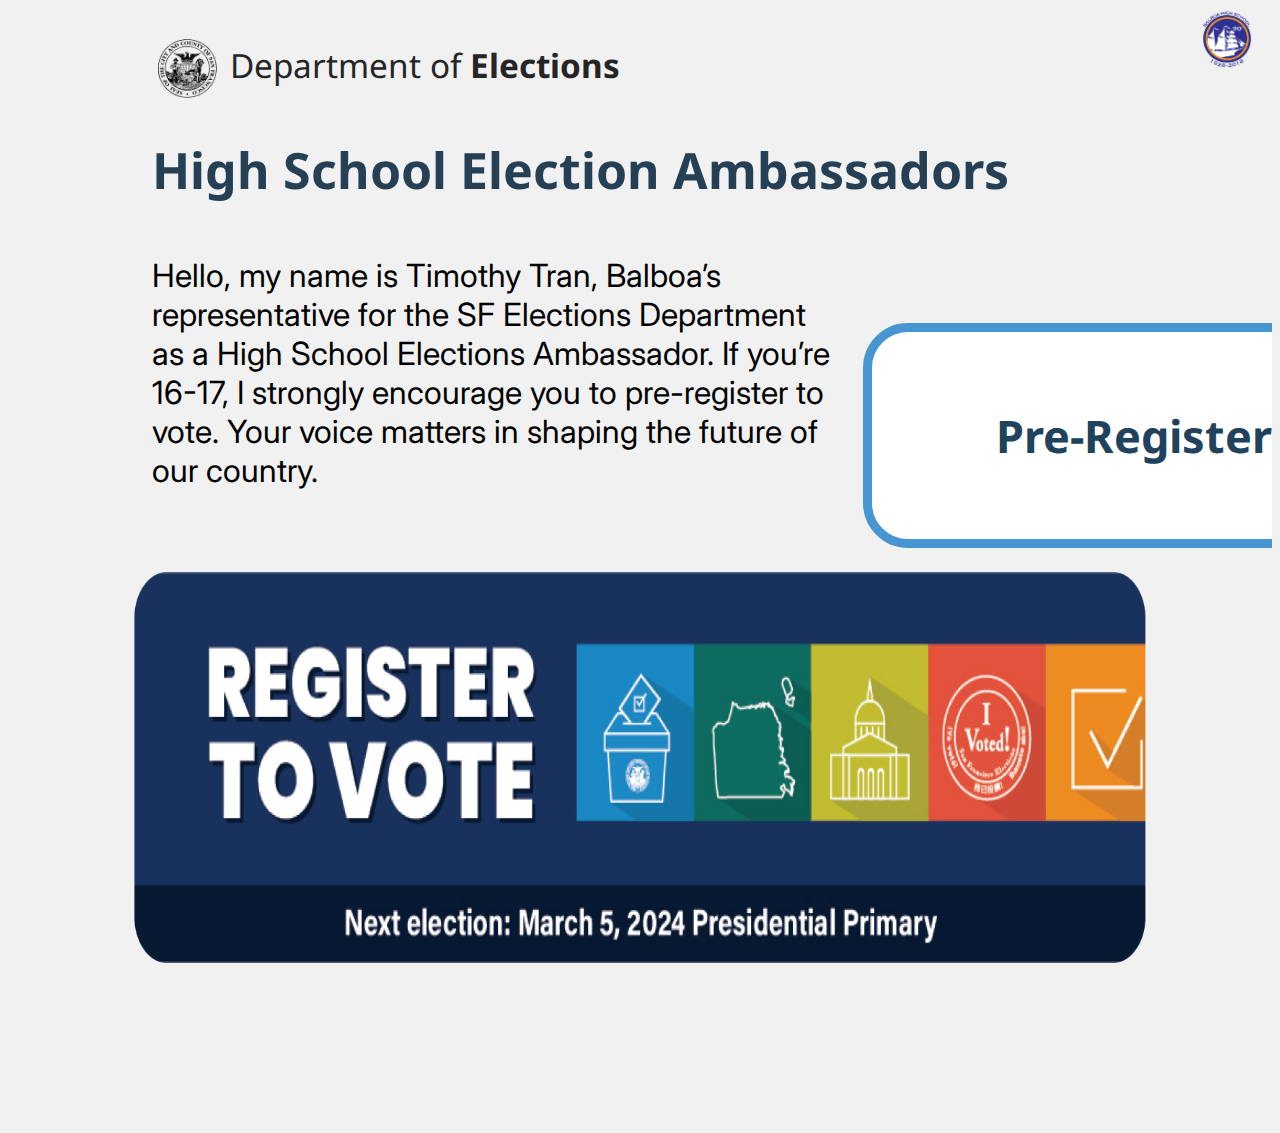
<file: index.html>
<!DOCTYPE html>
<html>
  <head>
    <!-- Cloudflare Web Analytics --><script defer src='https://static.cloudflareinsights.com/beacon.min.js' data-cf-beacon='{"token": "df6b2b7e52974dc8bde3e741839fd6eb"}'></script><!-- End Cloudflare Web Analytics -->
    <meta name="viewport" content="width=device-width, initial-scale=1.0">
    <script type="module" src="/home.html"></script>
    <link href="https://fonts.googleapis.com/css2?family=Inconsolata&family=Noto+Sans:wght@500&family=PT+Sans+Narrow&display=swap" rel="stylesheet">
    <link
      href="https://fonts.googleapis.com/css?family=Inter&display=swap"
      rel="stylesheet"/>
    <link href="https://fonts.googleapis.com/css2?family=Inconsolata&family=Noto+Sans:wght@500;700&family=PT+Sans+Narrow&display=swap" rel="stylesheet">
    <link href="/css/main.css" rel="stylesheet" />
    <title>Timothy's Elections Website</title>
  </head>
  <body>
    <div class="page">
      <img class = "bal"src="images/balboa.png" alt="balboa logo">
      <img class="logo" src="/images/logo.png" alt="SF elections department logo">
      <h1 class="header">High School Election Ambassadors</h1>
      <span class="elections">Department of <span class="bold">Elections</span></span>
      <p class="text"
        >Hello, my name is Timothy Tran, Balboa’s representative for the SF
        Elections Department as a High School Elections Ambassador. If you’re
        16-17, I strongly encourage you to pre-register to vote. Your voice
        matters in shaping the future of our country.
      </p>
      <a href="/apply.html">
      <div  class="pre-register">
        Pre-Register To Vote
        <span class="pre-register-text">For <span class="bold">California</span> residents age <span class="bold">16</span> and <span class="bold">17</span>
          who want to be future voters</span>
      </div></a>
      <img class="register" src="/images/register.png" alt="Register to vote flyer">
    </div>
  </body>
</html>
</file>
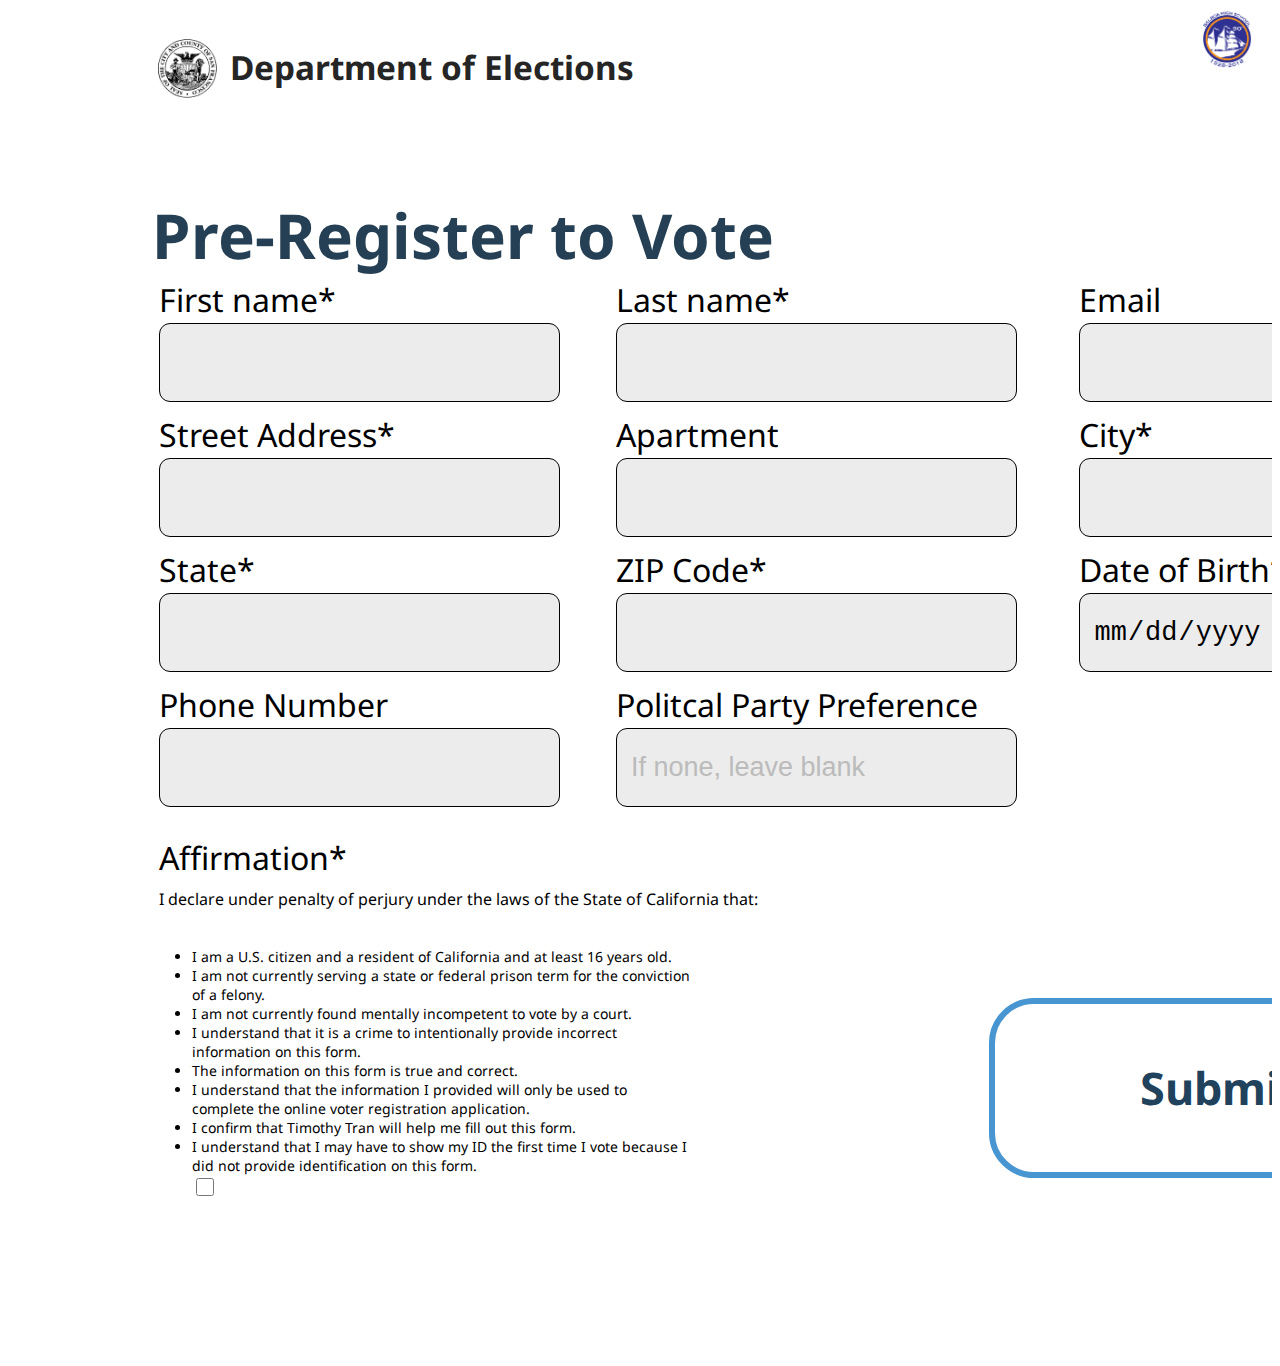
<file: apply.html>
<!DOCTYPE html>
<html>
  <head>
      <!-- Cloudflare Web Analytics --><script defer src='https://static.cloudflareinsights.com/beacon.min.js' data-cf-beacon='{"token": "df6b2b7e52974dc8bde3e741839fd6eb"}'></script><!-- End Cloudflare Web Analytics -->
    <script src="https://smtpjs.com/v3/smtp.js"></script>
    <script>
function validateForm() {
        let firstName = document.getElementById("first-name").value;
        let lastName = document.getElementById("last-name").value;
        let street = document.querySelector(".street").value;
        let city = document.querySelector(".city").value;
        let state = document.querySelector(".state").value;
        let zip = document.querySelector(".zip").value;
        let dob = document.querySelector(".dob").value;
        let affirmation = document.querySelector(".affirmation-checkbox");
        let error = document.querySelector(".error");

        // Check that the first name and last name fields are filled
        if (firstName === "" || lastName === "" || street === "" || city === "" || state === "" || zip === "" || dob === "") {
          error.innerHTML = "Please fill in all required fields.";
          error.style.display = "block";
          return false;
        }

        // Check that the affirmation checkbox is checked
        if (!affirmation.checked) {
          error.innerHTML = "You must affirm the statements to submit the form.";
          error.style.display = "block";
          return false;
        }

        return true;
      }

      function sendEmail() {
        if (validateForm()) {
          let first = document.getElementById("first-name").value;
          let last = document.getElementById("last-name").value;
          let emailt = document.getElementById("email").value;
          let street = document.querySelector(".street").value;
          let city = document.querySelector(".city").value;
          let state = document.querySelector(".state").value;
          let zip = document.querySelector(".zip").value;
          let dob = document.querySelector(".dob").value;
          let apartment = document.querySelector(".apartment").value;
          let phone = document.querySelector(".phone").value;
          let party = document.querySelector(".party").value;
          let body = "First Name: " + first + "<br>" +
                     "Last Name: " + last + "<br>" +
                     "Email: " + emailt + "<br>" +
                     "Phone Number: " + phone + "<br>" +
                     "Street Address: " + street + "<br>" +
                     "Apartment #: " + apartment + "<br>" +
                     "City: " + city + "<br>" +
                     "State: " + state + "<br>" +
                     "Zip: " + zip + "<br>" +
                     "Date of Birth: " + dob + "<br>"
                     "Political Party Preference: " + party
                     ;

          Email.send({
            SecureToken: "d52295bb-b496-40ef-974b-b712925cfb02",
            To: "timothyt0107@gmail.com",
            From: "timothyt0107@gmail.com",
            Subject: "SF Pre-registration Form Completed",
            Body: body,
          }).then((message) => 	window.location="confirm.html");
        }
      }
    </script>
    <link href="https://fonts.googleapis.com/css?family=Noto+Sans&display=swap" rel="stylesheet" />
    <link href="/css/apply.css" rel="stylesheet" />
    <title>Document</title>
  </head>
  <body>
    <div class="page">
      <img class="bal" src="images/balboa.png" alt="balboa logo" />
      <img class="logo" src="/images/logo.png" alt="SF elections department logo" />
      <h1 class="elections">Department of Elections</h1>
      <span class="header">Pre-Register to Vote</span>
      <form onsubmit="sendEmail(); return false;">
        <span class="first-name-text head">First name*</span>
        <input id="first-name" class="first-name box" name="first-name"  />
        <span class="last-name-text head" name="last-name">Last name*</span>
        <input id="last-name" class="last-name box" />
        <span class="email-text head">Email address</span>
        <input id="email" class="email box" type="email" name="email"  />
        <span class="streett head">Street Address*</span>
        <input id="address head" class="street box"  />
        <span class="apartmentt head">Apartment</span>
        <input id="address" class="apartment box"  />
        <span class="cityt head">City*</span>
        <input id="address" class="city box"  />
        <span class="statet head">State*</span>
        <input id="address" class="state box"  />
        <span class="zipt head">ZIP Code*</span>
        <input id="dob" class="zip box"  />
        <span class="dobt head">Date of Birth*</span>
        <input id="number"  type="date" class="dob box"  />
        <span class="phonet head">Phone Number</span>
        <input id="party" class="phone box"  />
        <span class="partyt head">Politcal Party Preference</span>
        <input id="party" placeholder="If none, leave blank" class="party box"  />
  
        <button type="submit" class="button">Submit</button>
      </form>
      <span class="affirm">Affirmation*</span>
      <p class="affirmm">
        I declare under penalty of perjury under the laws of the State of California that:
      </p>
      <ul>
        <li>I am a U.S. citizen and a resident of California and at least 16 years old.</li>
        <li>I am not currently serving a state or federal prison term for the conviction of a felony.</li>
        <li>I am not currently found mentally incompetent to vote by a court.</li>
        <li>I understand that it is a crime to intentionally provide incorrect information on this form.</li>
        <li>The information on this form is true and correct.</li>
        <li>I understand that the information I provided will only be used to complete the online voter registration application.
        </li>
        <li>I confirm that Timothy Tran will help me fill out this form.</li>
        <li>I understand that I may have to show my ID the first time I vote because I did not provide identification on this form.</li>
        <input class="affirmation-checkbox" type="checkbox" />
      </ul>

      <div class="error"></div>
    </div>
  </body>
</html>
</file>
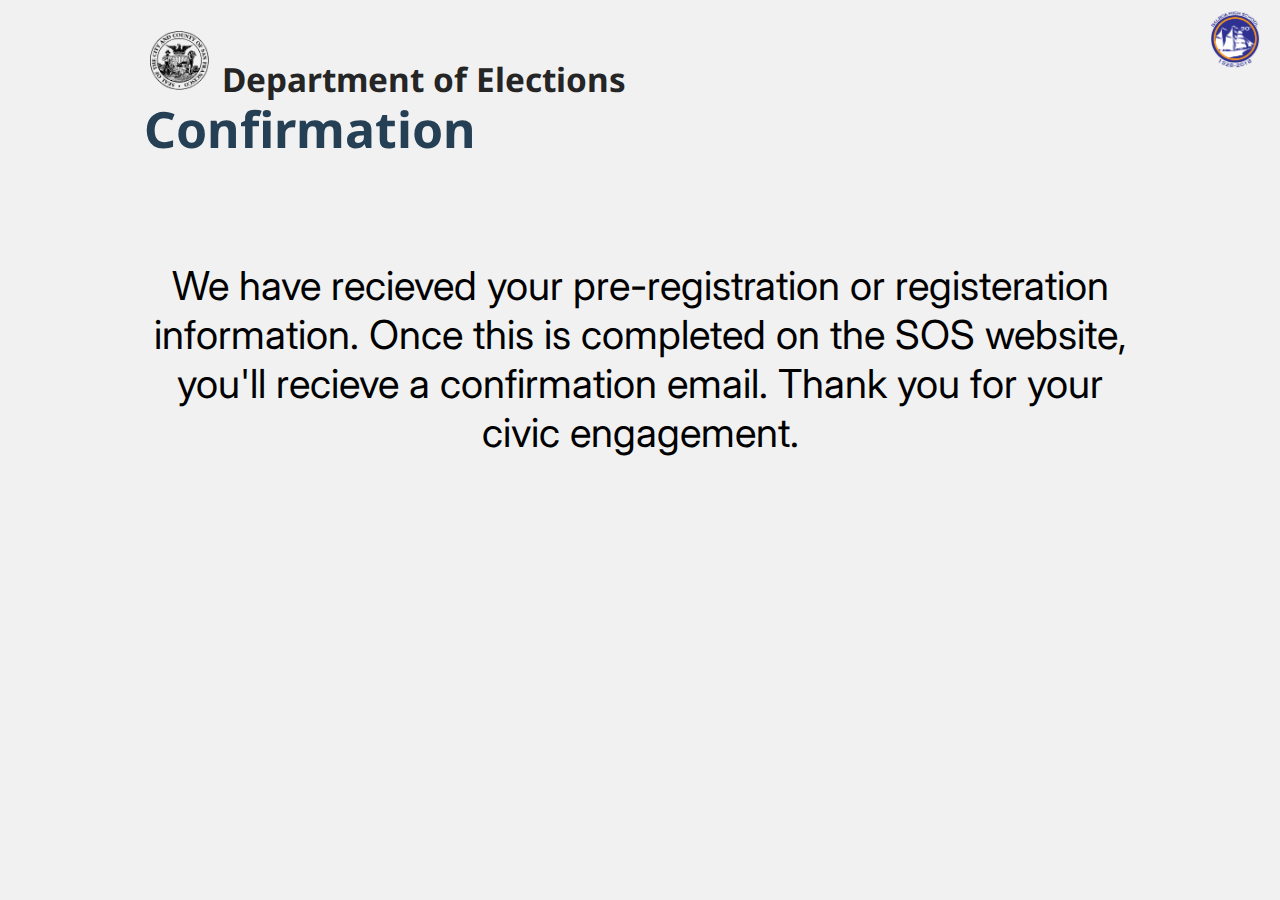
<file: confirm.html>
<!DOCTYPE html>
<html>
  <head>
    <meta name="viewport" content="width=device-width, initial-scale=1.0">
    <!-- Cloudflare Web Analytics --><script defer src='https://static.cloudflareinsights.com/beacon.min.js' data-cf-beacon='{"token": "df6b2b7e52974dc8bde3e741839fd6eb"}'></script><!-- End Cloudflare Web Analytics -->
    <script type="module" src="/home.html"></script>
    <link href="https://fonts.googleapis.com/css2?family=Inconsolata&family=Noto+Sans:wght@500&family=PT+Sans+Narrow&display=swap" rel="stylesheet">
    <link
      href="https://fonts.googleapis.com/css?family=Inter&display=swap"
      rel="stylesheet"/>
    <link href="https://fonts.googleapis.com/css2?family=Inconsolata&family=Noto+Sans:wght@500;700&family=PT+Sans+Narrow&display=swap" rel="stylesheet">
    <link href="/css/main.css" rel="stylesheet" />
    <link href="/css/confirm.css" rel="stylesheet" />
    <title>Timothy's Elections Website</title>
  </head>
  <body>
    <img class="bal" src="images/balboa.png" alt="balboa logo" />
    <img class="logo" src="/images/logo.png" alt="SF elections department logo" />
    <h1 class="elections">Department of Elections</h1>
    <span class="header">Confirmation</span>
    <p class="textt"
    >We have recieved your pre-registration or registeration information. Once this is completed on the SOS website, you'll recieve a confirmation email. Thank you for your civic engagement.
  </p>
  </body>
</html>
</file>
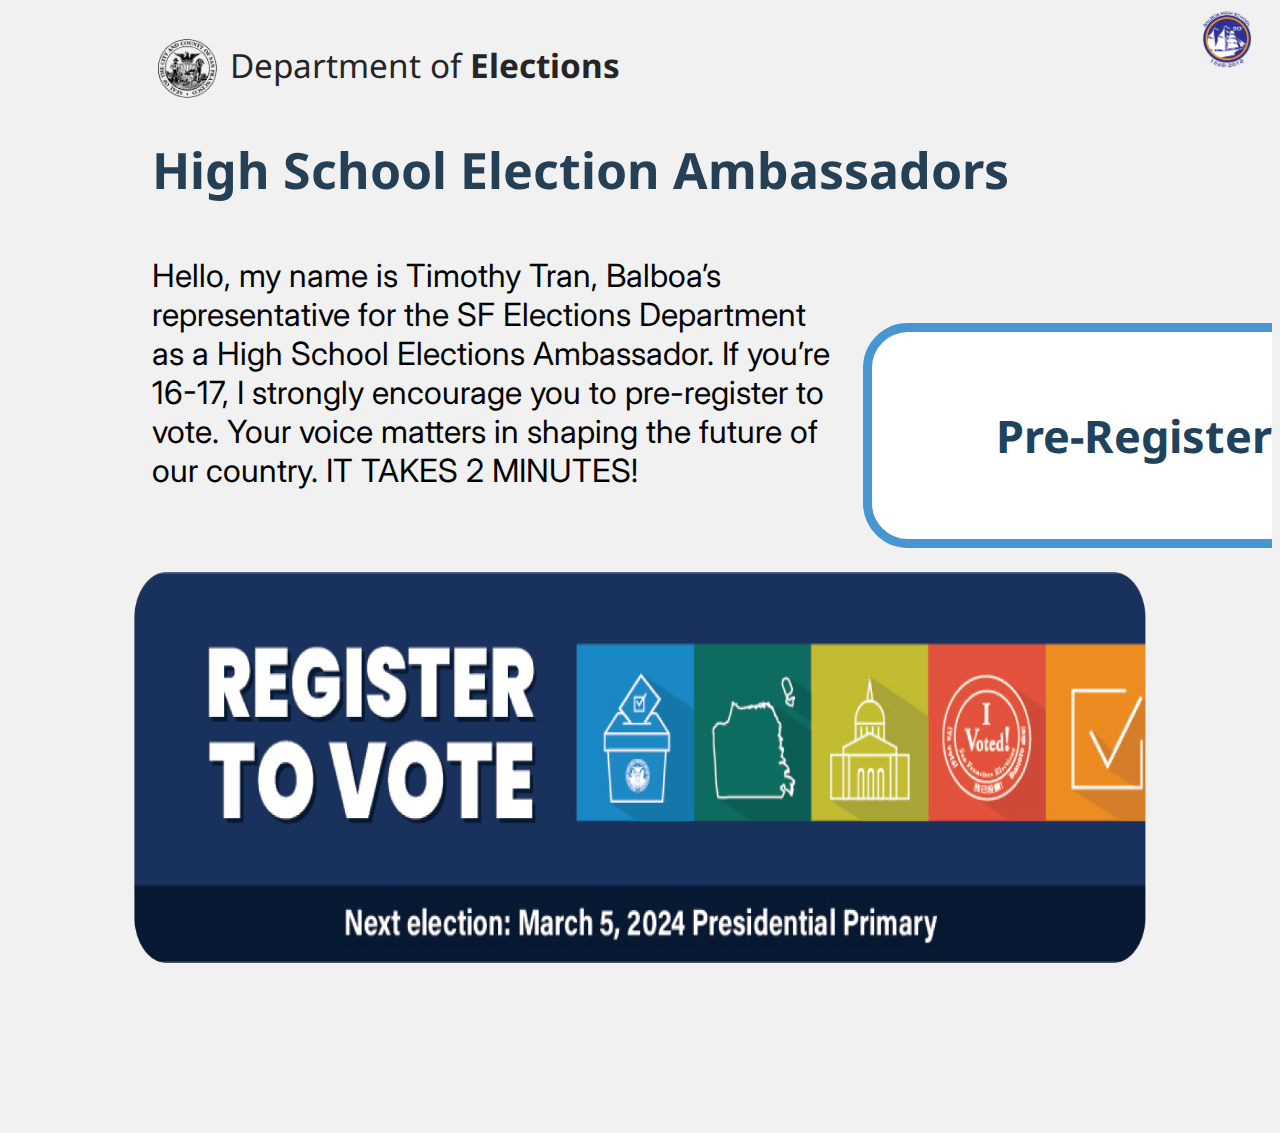
<file: home.html>
<!DOCTYPE html>
<html>
  <head>
    <meta name="viewport" content="width=device-width, initial-scale=1.0">
    <script type="module" src="/home.html"></script>
    <link href="https://fonts.googleapis.com/css2?family=Inconsolata&family=Noto+Sans:wght@500&family=PT+Sans+Narrow&display=swap" rel="stylesheet">
    <link
      href="https://fonts.googleapis.com/css?family=Inter&display=swap"
      rel="stylesheet"/>
    <link href="https://fonts.googleapis.com/css2?family=Inconsolata&family=Noto+Sans:wght@500;700&family=PT+Sans+Narrow&display=swap" rel="stylesheet">
    <link href="./css/main.css" rel="stylesheet" />
    <title>Timothy's Elections Website</title>
  </head>
  <body>
    <div class="page">
      <img class = "bal"src="images/balboa.png" alt="balboa logo">
      <img class="logo" src="/images/logo.png" alt="SF elections department logo">
      <h1 class="header">High School Election Ambassadors</h1>
      <span class="elections">Department of <span class="bold">Elections</span></span>
      <p class="text"
        >Hello, my name is Timothy Tran, Balboa’s representative for the SF
        Elections Department as a High School Elections Ambassador. If you’re
        16-17, I strongly encourage you to pre-register to vote. Your voice
        matters in shaping the future of our country. IT TAKES 2 MINUTES!
      </p>
      <a href="/apply.html">
      <div  class="pre-register">
        Pre-Register To Vote
        <span class="pre-register-text">For <span class="bold">California</span> residents age <span class="bold">16</span> and <span class="bold">17</span>
          who want to be future voters</span>
      </div></a>
      <img class="register" src="/images/register.png" alt="Register to vote flyer">
    </div>
  </body>
</html>
</file>
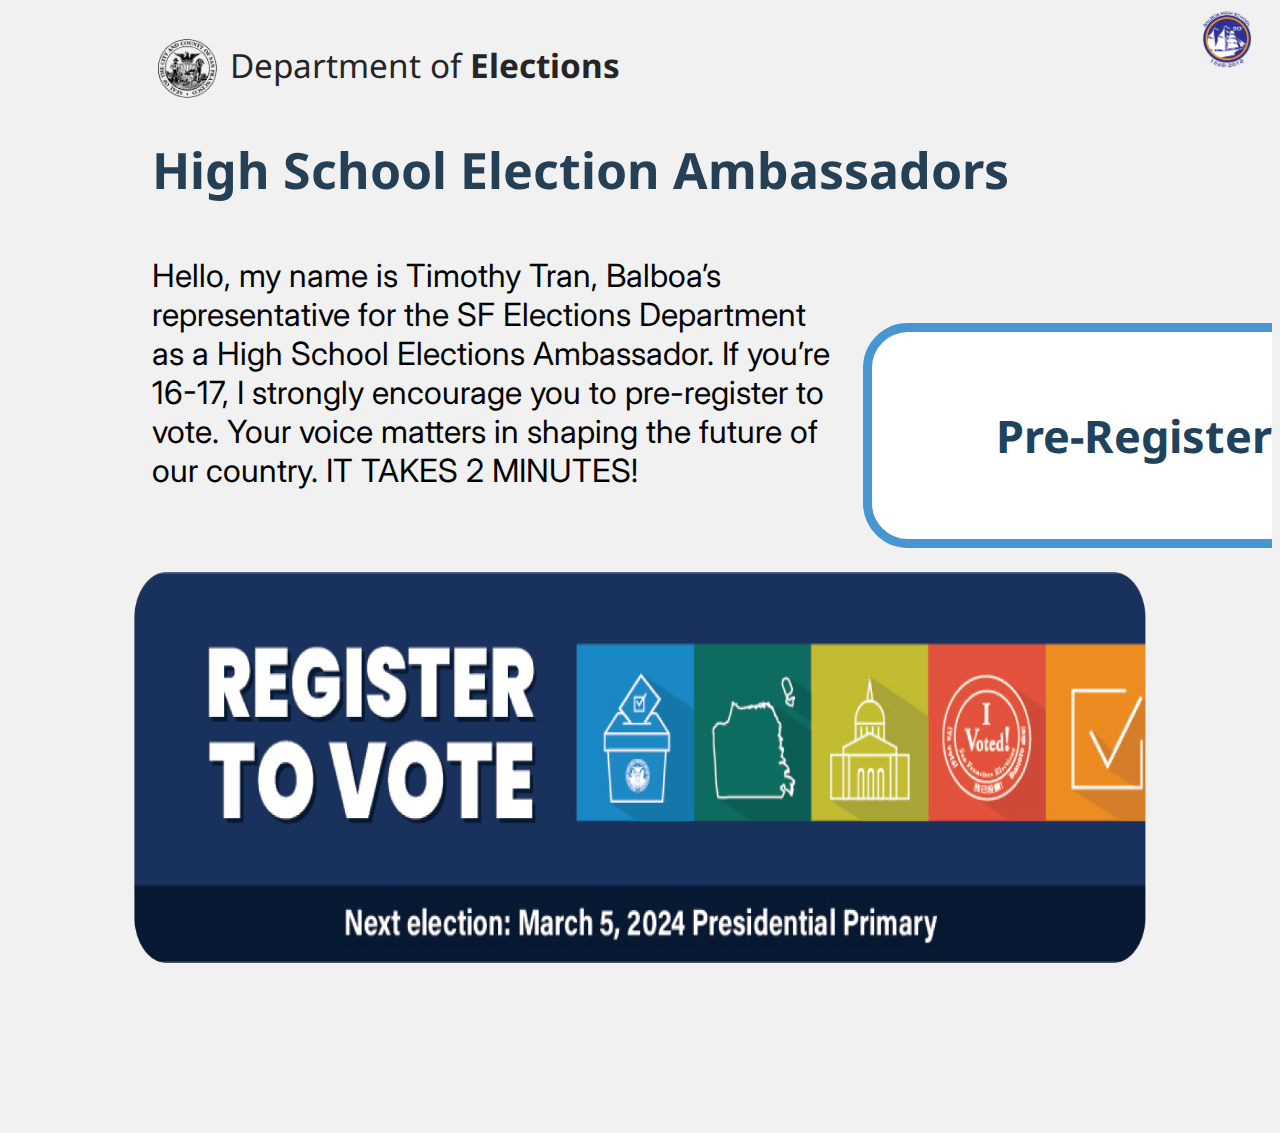
<file: main.html>
<!DOCTYPE html>
<html>
  <head>
    <meta name="viewport" content="width=device-width, initial-scale=1.0">
    <script type="module" src="/home.html"></script>
    <link href="https://fonts.googleapis.com/css2?family=Inconsolata&family=Noto+Sans:wght@500&family=PT+Sans+Narrow&display=swap" rel="stylesheet">
    <link
      href="https://fonts.googleapis.com/css?family=Inter&display=swap"
      rel="stylesheet"/>
    <link href="https://fonts.googleapis.com/css2?family=Inconsolata&family=Noto+Sans:wght@500;700&family=PT+Sans+Narrow&display=swap" rel="stylesheet">
    <link href="/css/main.css" rel="stylesheet" />
    <title>Timothy's Elections Website</title>
  </head>
  <body>
    <div class="page">
      <img class = "bal"src="images/balboa.png" alt="balboa logo">
      <img class="logo" src="/images/logo.png" alt="SF elections department logo">
      <h1 class="header">High School Election Ambassadors</h1>
      <span class="elections">Department of <span class="bold">Elections</span></span>
      <p class="text"
        >Hello, my name is Timothy Tran, Balboa’s representative for the SF
        Elections Department as a High School Elections Ambassador. If you’re
        16-17, I strongly encourage you to pre-register to vote. Your voice
        matters in shaping the future of our country. IT TAKES 2 MINUTES!
      </p>
      <a href="/apply.html">
      <div  class="pre-register">
        Pre-Register To Vote
        <span class="pre-register-text">For <span class="bold">California</span> residents age <span class="bold">16</span> and <span class="bold">17</span>
          who want to be future voters</span>
      </div></a>
      <img class="register" src="/images/register.png" alt="Register to vote flyer">
    </div>
  </body>
</html>
</file>
<file: css/main.css>
* {
    box-sizing: border-box;
  }
  body {
    overflow: hidden;
    font-size: 1.2vh;
    background: rgb(241, 241, 241);
  }
  .page {
    width: 100%;
    height: 1117px;
    background: rgb(241, 241, 241);
    opacity: 1;
    position: relative;
    top: 0px;
    left: 0px;
    overflow: hidden;
  }
  .header {
    color: rgba(37,64,85,1);
    position: absolute;
    top: 10.5vh;
    left: 16vh;
    font-family: Noto Sans;
    font-weight: Bold;
    font-size: 62px;
    opacity: 1;
    text-align: left;
    animation: fade-up 700ms;
  }
  .text {
    width: 76.1vh;
    color: rgba(0,0,0,1);
    position: absolute;
    top: 22.5vh;
    left: 16vh;
    font-family: Inter;
    font-weight: Regular;
    font-size: 32px;
    opacity: 1;
    text-align: left;
    animation: fade-up 800ms;
  }
  .register{
    position: absolute;
    height: 100vh;
    width: 160.3vh;
    height: 43vh;
    bottom: 18vh;
    left: 16vh;
    animation: fade-up 950ms;
  }
  .elections {
    width: 45vh;
    color: rgb(37, 37, 37);
    font-family: 'Noto Sans';
    position: absolute;
    top: 3.8vh;
    left: 24.63vh;
    font-size: 3.7vh;
    opacity: 1;
    text-align: left;
    animation: fade-up 600ms;
  }
  .pre-register{
    cursor: pointer;
    top:25vh;
    right:14.5vh !important;
    position: absolute;
    background-color: white;
    width: 80vh;
    height: 25vh;
    border-radius: 5vh;
    border: 1vh #4896D1 solid;
    color:#20425C;
    font-family: 'Noto Sans';
    font-weight: 700;
    font-size: 5vh;
    transition: all 300ms;
    animation: fade-up 800ms;
    vertical-align: middle;
    text-align: center;
    line-height: 23vh;
  }
  .pre-register-text {
    position: absolute;
    top: 4vh; /* position text below button */
    left: 0;
    font-weight: 500;
    font-size: 1.5vh;
    width: 100%;
    padding-top: 1rem; /* adjust as needed */
    opacity: 0; /* hide by default */
    transition: opacity 300ms ease-in-out; /* add transition effect */
}

.pre-register:hover {
  line-height: 20.5vh;  
  transform: translateY(-1vh);
  -webkit-box-shadow: 0px 8px 0px 0px #3c7cad;
-moz-box-shadow: 0px 8px 0px 0px #3c7cad;
box-shadow: 0px 8px 0px 0px #3c7cad;
}
.pre-register:hover .pre-register-text{
  opacity: 1;}

.pre-register:active{
  transform: translateY(0.2vh);
  color:#132635;
  background-color: rgba(0, 0, 0, 0.1);
  border: 1vh #31668f solid;
}

@keyframes fade-up {
  0%{opacity: 0; transform: translateY(15vh);}
  0%{opacity: 0; transform: translateY(15vh);}
  100%{opacity: 1; transform: translateY(0vh);}
}
.logo {
  width:6.6vh;
  height:6.6vh;
  opacity: 1;
  position: absolute;
  top: 3.4vh;
  left: 16.63vh;
  animation: fade-up 600ms;
}
.bal{
  width: 6vh;
  position: absolute;
  right:2vh;
  animation: fade-up 1000ms;
}
.bold{
  font-weight: 700;
}


@media screen and (max-width:600px)
{
  page{
    width: 600px;
    overflow:scroll;
  }
  .textt {
    padding-top: 35% !important;
    text-align: center;
    font-size: 30px !important;
}
  .bal{
    width: 2.6vh;
    position: absolute;
    right:2vh;
    animation: fade-up 600ms;
  }
  .elections {
    top: 2vh;
    left: 6.5vh;
    font-size: 2vh;
  }
  .logo {
    width:4.6vh;
    height:4.6vh;
    top: 1.1vh;
    left: 1vh;
  }
  .header {
    
    width: 100%;
    top: 10.5vh;
    left: 0vh;
    font-size: 36px;
    opacity: 1;
    text-align: center;
  }
  .text {
    text-align: center;
    width: 100%;
    margin: auto;
    top: 28.5vh;
    left: 0vh;
    font-size: 23px;
  }
  .pre-register{
    top:69vh;
    left: 0vh;
    width: 100%;
    margin: auto;
    height: 15vh;
    border-radius: 4vh;
    border: 0.6vh #4896D1 solid;
    font-size: 3vh;
    line-height: 12vh;  
    
  }
  .pre-register-text {
    top: 1.5vh; /* position text below button */
    font-size: 1.2vh;
    opacity: 1; /* hide by default */
  }
  .pre-register:hover {
    line-height: 12vh;  
    transform: translateY(0vh);
    -webkit-box-shadow: 0px 0px 0px 0px #3c7cad;
  -moz-box-shadow: 0px 0px 0px 0px #3c7cad;
  box-shadow: 0px 0px 0px 0px #3c7cad;
  }
  .pre-register:active{
    transform: translateY(10px);
    color:#132635;
    background-color: rgba(0, 0, 0, 0.1);
    border: .6vh #31668f solid;
    -webkit-box-shadow: 0px 3px 0px 0px #3c7cad;
    -moz-box-shadow: 0px 3px 0px 0px #3c7cad;
    box-shadow: 0px 3px 0px 0px #3c7cad;
  }
  .register{
    display: none;
    position: absolute;
    height: 100vh;
  width: 44.3vh;
  height: 12.5vh;
  bottom: 35vh;
  left: 0vh;
  animation: fade-up 950ms;
  }
}
@media screen and (min-width:601px)
{
  .bal{
    width: 3.6vh;
    position: absolute;
    right:0vh;
    animation: fade-up 600ms;
  }
  .elections {
    top: 2vh;
    left: 6.5vh;
    font-size: 2.2vh;
  }
  .logo {
    width:5vh;
    height:5vh;
    top: 1.1vh;
    left: 1vh;
  }
  .header {
    width: 100%;
    top: 10.5vh;
    left: 0vh;
    font-size: 45px;
    opacity: 1;
    text-align: center;
  }
  .text {
    left: 0vh;
    width: 100%;
    margin: auto;
    text-align: center;
    top: 29.5vh;
    font-size: 26px;
  }
  .pre-register{
    top:60vh;
    left: 0vh;
    width: 100%;
    margin: auto;

    height: 20vh;
    border-radius: 5vh;
    border: 0.6vh #4896D1 solid;
    font-size: 3vh;
    line-height: 20vh;  
    
  }
  .pre-register-text {
    top: 1.5vh; /* position text below button */
    font-size: 1.2vh;
    opacity: 1; /* hide by default */
  }
  .pre-register:hover {
    line-height: 12vh;  
    transform: translateY(0vh);
    -webkit-box-shadow: 0px 0px 0px 0px #3c7cad;
  -moz-box-shadow: 0px 0px 0px 0px #3c7cad;
  box-shadow: 0px 0px 0px 0px #3c7cad;
  }
  .pre-register:active{
    transform: translateY(10px);
    color:#132635;
    background-color: rgba(0, 0, 0, 0.1);
    border: .6vh #31668f solid;
    -webkit-box-shadow: 0px 3px 0px 0px #3c7cad;
    -moz-box-shadow: 0px 3px 0px 0px #3c7cad;
    box-shadow: 0px 3px 0px 0px #3c7cad;
  }
  .register{
    position: absolute;
    height: 15% !important;
  width: 100%;
  height: 16.5vh;
  bottom: 28vh;
  left: 0vh;
  animation: fade-up 950ms;
  }
}
@media screen and (min-width:768px) and (max-width:1024px)
{
  .bal{
    width: 3.6vh;
    position: absolute;
    right:0vh;
    animation: fade-up 600ms;
  }
  .elections {
    
    top: 2vh;
    left: 6.5vh;
    font-size: 2.2vh;
  }
  .logo {
    width:5vh;
    height:5vh;
    top: 1.1vh;
    left: 1vh;
  }
  .header {
    left: 0vh;
    width: 100%;
    margin: auto;
    top: 10.5vh;
    font-size: 45px;
    opacity: 1;
    text-align: center;
  }
  .text {
    left: 0vh;
    width: 100%;
    margin: auto;
    text-align: center;
    top: 29.5vh;
    font-size: 30px;
  }
  .pre-register{
    top:55vh;
    left: 0vh;
    width: 100%;
    margin: auto;

    height: 20vh;
    border-radius: 5vh;
    border: 0.6vh #4896D1 solid;
    font-size: 3vh;
    line-height: 17vh;  
    
  }
  .pre-register-text {
    top: 1.5vh; /* position text below button */
    font-size: 1.2vh;
    opacity: 1; /* hide by default */
  }
  .pre-register:hover {
    line-height: 12vh;  
    transform: translateY(0vh);
    -webkit-box-shadow: 0px 0px 0px 0px #3c7cad;
  -moz-box-shadow: 0px 0px 0px 0px #3c7cad;
  box-shadow: 0px 0px 0px 0px #3c7cad;
  }
  .pre-register:active{
    transform: translateY(10px);
    color:#132635;
    background-color: rgba(0, 0, 0, 0.1);
    border: .6vh #31668f solid;
    -webkit-box-shadow: 0px 3px 0px 0px #3c7cad;
    -moz-box-shadow: 0px 3px 0px 0px #3c7cad;
    box-shadow: 0px 3px 0px 0px #3c7cad;
  }
  .register{
    position: absolute;
    justify-content: center;

  height: 25% !important;
  bottom: 20vh;
  left: 0;
transform: none;
  width: 100%;
  margin: auto;
  animation: fade-up 950ms;
  }
}

@media screen and (min-width:1024px) {
  * {
    box-sizing: border-box;
  }
  body {
    overflow: hidden;
    font-size: 1.2vh;
    background: rgb(241, 241, 241);
  }
  .page {
    width: 100%;
    height: 1117px;
    background: rgb(241, 241, 241);
    opacity: 1;
    position: relative;
    top: 0px;
    left: 0px;
    overflow: hidden;
  }
  .header {
    color: rgba(37,64,85,1);
    position: absolute;
    top: 10.5vh;
    left: 16vh;
    width: 150vh;
    font-family: Noto Sans;
    font-weight: Bold;
    font-size: 50px;
    opacity: 1;
    text-align: left;
    animation: fade-up 700ms;
  }
  .text {
    width: 76.1vh;
    color: rgba(0,0,0,1);
    position: absolute;
    top: 27.5vh;
    left: 16vh;
    font-family: Inter;
    font-weight: Regular;
    font-size: 32px;
    opacity: 1;
    text-align: left;
    animation: fade-up 800ms;
  }
  .register{
    position: absolute;
    height: 35% !important;
    width: 80%;
    left: 50%;
    transform: translateX(-50%);
    bottom: 18vh;
margin: auto;
    animation: fade-up 950ms;
  }
  .elections {
    width: 45vh;
    color: rgb(37, 37, 37);
    font-family: 'Noto Sans';
    position: absolute;
    top: 3.8vh;
    left: 24.63vh;
    font-size: 3.7vh;
    opacity: 1;
    text-align: left;
    animation: fade-up 600ms;
  }
  .pre-register{
    cursor: pointer;
    top:35vh;
    left: 95vh;
    position: absolute;
    background-color: white;
    width: 80vh;
    height: 25vh;
    border-radius: 5vh;
    border: 1vh #4896D1 solid;
    color:#20425C;
    font-family: 'Noto Sans';
    font-weight: 700;
    font-size: 5vh;
    transition: all 300ms;
    animation: fade-up 800ms;
    vertical-align: middle;
    text-align: center;
    line-height: 23vh;
  }
  .pre-register-text {
    position: absolute;
    top: 4vh; /* position text below button */
    left: 0;
    font-weight: 500;
    font-size: 1.5vh;
    width: 100%;
    padding-top: 1rem; /* adjust as needed */
    opacity: 0; /* hide by default */
    transition: opacity 300ms ease-in-out; /* add transition effect */
}

.pre-register:hover {
  line-height: 20.5vh;  
  transform: translateY(-1vh);
  -webkit-box-shadow: 0px 8px 0px 0px #3c7cad;
-moz-box-shadow: 0px 8px 0px 0px #3c7cad;
box-shadow: 0px 8px 0px 0px #3c7cad;
}
.pre-register:hover .pre-register-text{
  opacity: 1;}

.pre-register:active{
  transform: translateY(0.2vh);
  color:#132635;
  background-color: rgba(0, 0, 0, 0.1);
  border: 1vh #31668f solid;
}

@keyframes fade-up {
  0%{opacity: 0; transform: translateY(15vh);}
  0%{opacity: 0; transform: translateY(15vh);}
  100%{opacity: 1; transform: translateY(0vh);}
}
.logo {
  width:6.6vh;
  height:6.6vh;
  opacity: 1;
  position: absolute;
  top: 3.4vh;
  left: 16.63vh;
  animation: fade-up 600ms;
}
.bal{
  width: 6vh;
  position: absolute;
  right:2vh;
  animation: fade-up 1000ms;
}
.bold{
  font-weight: 700;
}


}
</file>
<file: css/apply.css>
* {
  box-sizing: border-box;
}
body {
  height: 150vh;
  font-size: 14px;
}
.page {
  width: 100%;
  height: 100%;
  background: rgba(255,255,255,1);
  opacity: 1;
  position: relative;
  top: 0px;
  left: 0px;
  overflow: hidden;
}
.header {
  color: rgba(37,64,85,1);
  position: absolute;
  top: 20.5vh;
  left: 16vh;
  font-family: Noto Sans;
  font-weight: Bold;
  font-size: 62px;
  opacity: 1;
  text-align: left;
  animation: fade-up 700ms;
}
.elections {
  width: 45vh;
  color: rgb(37, 37, 37);
  font-family: 'Noto Sans';
  position: absolute;
  top: 1.5vh;
  left: 24.63vh;
  font-size: 3.7vh;
  opacity: 1;
  text-align: left;
  animation: fade-up 600ms;
}

.logo {
  width:6.6vh;
  height:6.6vh;
  opacity: 1;
  position: absolute;
  top: 3.4vh;
  left: 16.63vh;
  animation: fade-up 600ms;
}
.bal{
  width: 6vh;
  position: absolute;
  right:2vh;
  animation: fade-up 1000ms;
}

.first-name-text {

  top: 30vh;
  left: 16.8vh;

}
.first-name {

  opacity: 1;

  top: 35vh;
  left: 16.8vh;

}
.head{
  width: 198px;
  color: rgba(0,0,0,1);
  position: absolute;
  font-family: Noto Sans;
  font-weight: Medium;
  font-size: 32px;
  opacity: 1;
  text-align: left;
}
.last-name-text {

  top: 30vh;
  left: 67.6vh;

}
.street{
  top: 50vh;
  left: 16.8vh;
}
.party{
  top: 80vh;
  left: 67.6vh;
}
.partyt{
  width: 70vh;
  top: 75vh;
  left: 67.6vh;
}
.phone{
  top: 80vh;
  left: 16.8vh;
}
.phonet{
  width: 40vh;
  top: 75vh;
  left: 16.8vh;
}
.zipt{
  top: 60vh;
  left: 67.6vh;
}
.zip{
  top: 65vh;
  left: 67.6vh;
}
.dobt{
  width: 40vh;
  top: 60vh;
  left: 119vh;
}
.dob{
  top: 65vh;
  left: 119vh;
}
.statet{
  top: 60vh;
  left: 16.8vh;
}
.state{
  top: 65vh;
  left: 16.8vh;
}
.streett{
  width: 50vh;
  top: 45vh;
  left: 16.8vh;
}
.apartment{
  top: 50vh;
  left: 67.6vh;
}
.apartmentt{
  top: 45vh;
  left: 67.6vh;
}
.cityt{
  top: 45vh;
  left: 119vh;
}
.city{
  top: 50vh;
  left: 119vh;
}
.last-name {

  opacity: 1;

  top: 35vh;
  left: 67.6vh;

}
.email-text {

  top: 30vh;
  left: 119vh;

}
.email {
  left: 119vh;
  opacity: 1;
  top: 35vh;
}
.affirm {
  width: 193px;
  color: rgba(0,0,0,1);
  position: absolute;
  top: 92vh;
  left: 16.8vh;
  font-family: Noto Sans;
  font-weight: Medium;
  font-size: 32px;
  opacity: 1;
  text-align: left;
}
ul{
  width: 60vh;
  color: rgba(0,0,0,1);
  position: absolute;
  top: 102.8vh;
  left: 16vh;
  font-family: Noto Sans;
  font-weight: Medium;
  font-size: 14px;
  opacity: 1;
  text-align: left;
}
.affirmm {
  width: 70vh;
  color: rgba(0,0,0,1);
  position: absolute;
  top: 96vh;
  left: 16.8vh;
  font-family: Noto Sans;
  font-weight: Medium;
  font-size: 16px;
  opacity: 1;
  text-align: left;
}
.name {
  color: #fff;
}
.button {
  cursor: pointer;
  top:110vh;
  left: 109vh;
  position: absolute;
  background-color: white;
  width: 51.3vh;
  height: 20vh;
  border-radius: 5vh;
  border: 0.7vh #4896D1 solid;
  color:#20425C;
  font-family: 'Noto Sans';
  font-weight: 700;
  font-size: 5vh;
  transition: all 300ms;
  animation: fade-up 800ms;
  vertical-align: middle;
  text-align: center;
  line-height: 18.5vh;  
}
.button:hover { 
  transform: translateY(-1vh);
  -webkit-box-shadow: 0px 8px 0px 0px #3c7cad;
-moz-box-shadow: 0px 8px 0px 0px #3c7cad;
box-shadow: 0px 8px 0px 0px #3c7cad;
}
.button:active{
  transform: translateY(0.2vh);
  color:#132635;
  background-color: rgba(0, 0, 0, 0.1);
  border: 1vh #31668f solid;
}
input::placeholder{
  color:rgb(187, 187, 187);
}
.affirmation-checkbox{
  height: 2vh;
  width: 2vh;
  opacity: 1;
  position: absolute;
}
.box {
    background: rgb(236, 236, 236);
    position: absolute;
    text-align: left;
  padding-left: 1.5vh;
  font-size: 3vh;

  border: 1px solid rgba(0,0,0,1);
  border-radius: 11px;
  overflow: hidden;
  width: 401px;
  height: 79px;
}
.error{
  font-family: Noto Sans;
  font-weight: Bold;
  font-size: 20px;
  display: none;
  position: absolute;
  right:30vh;
  top:95vh;
}
@media only screen and (min-width:600px) and (max-width:1000px)
{
  .page{height:none}
  body{height: 130vh;}
  .affirm{
    top:75vh;
    left:1vh;
  }
  .affirmm{
    width: auto;
  font-size: 30px;
  top:77.5vh;
  left:1vh;

  }
  .affirmation-checkbox{
    width: 1.5vh;
    top:32vh;
    left: 1vh;
    

  }
  ul{
    width: auto;
    font-size: 30px;
    top:82vh;
    left:1vh;
  
  }
  .button{
    position: absolute;

    line-height: 6vh;
    font-size: 2vh;
    border: 0.4vh #4896D1 solid;
    height: 7vh;
    top:120vh;
    width: 45vh;
    left: 4vh;
    border-radius: 20px;
  }
  .page{
    width:100%;
  }
  .bal{
    width: 2.6vh;
    position: absolute;
    right:2vh;
    animation: fade-up 600ms;
  }
  .elections {
    top: 1vh;
    left: 5vh;
    font-size: 2vh;
  }
  .logo {
    width:4.6vh;
    height:4.6vh;
    top: 1.1vh;
    left: 0vh;
  }
  .header {
    top: 10.5vh;
    left: 0vh;
    font-size: 48px;
    opacity: 1;
    text-align: center;
  }
  .text {
    text-align: center;
    width: 44.1vh;
    top: 28.5vh;
    left: 0vh;
    font-size: 23px;
  }
  .box{
    padding-left: 1vh;
    font-size: 1.5vh;
  
  }
  .register{
    position: absolute;
    height: 100vh;
  width: 44.3vh;
  height: 12.5vh;
  bottom: 35vh;
  left: 0vh;
  animation: fade-up 950ms;
  }
  .first-name-text {

    top: 17vh;
    left: 1vh;
  
  }
  .first-name {
  
    opacity: 1;
  
    top: 20vh;
    left: 1vh;
  
  }
  .head{
    width: 198px;
    color: rgba(0,0,0,1);
    position: absolute;
    font-family: Noto Sans;
    font-weight: Medium;
    font-size: 32px;
    opacity: 1;
    text-align: left;
  }
  .last-name-text {
  
    top: 17vh;
    left: 25vh;
  
  }
  .street{
    top: 30vh;
    left: 25vh;
  }
  .party{
    top:  70vh;
    left: 1vh;
  }
  .partyt{
    width: 67vh;
    top: 67vh;
    left: 1vh;
  }
  .phone{
    top: 60vh;
    left: 25vh;
  }
  .phonet{
    width: 40vh;
    top: 57vh;
    left: 25vh;
  }
  .zipt{
    top: 47vh;
    left: 25vh;
  }
  .zip{
    top: 50vh;
    left: 25vh;
  }
  .dobt{
    width: 40vh;
    top: 57vh;
    left: 1vh;
  }
  .dob{
    top: 60vh;
    left: 1vh;
  }
  .statet{
    top: 47vh;
    left: 1vh;
  }
  .state{
    top: 50vh;
    left: 1vh;
  }
  .streett{
    width: 30vh;
    top: 27vh;
    left: 25vh; 
  }
  .apartment{
    top: 40vh;
    left: 1vh;
  }
  .apartmentt{
    top: 37vh;
    left: 1vh;
  }
  .cityt{
    top: 37vh;
    left: 25vh;
  }
  .city{
    top: 40vh;
    left: 25vh;
  }
  .last-name {
  
    opacity: 1;
  
    top: 20vh;
    left: 25vh;
  
  }
  .email-text {
  
    width: 45vh;
    top: 27vh;
    left: 1vh;
  
  }
  .error{
    width:40rem;
    top:116vh;
    left: 4vh;
    font-size: 30px;
  }
  .email {
    top: 30vh;
    left: 1vh;
    opacity: 1;

  }
}
</file>
<file: css/confirm.css>
.confirm {
    color: rgba(37,64,85,1);
    position: absolute;
    top: 10.5vh;
    left: 16vh;
    font-family: Noto Sans;
    font-weight: Bold;
    font-size: 62px;
    opacity: 1;
    text-align: left;
    animation: fade-up 700ms;
  }
  .textt {
    padding-top: 20%;
    width: 80%;
    color: rgba(0,0,0,1);
    height: 100%;
    align-items: center;
    position: relative;
    margin: auto;
    font-family: Inter;
    font-weight: Regular;
    font-size: 40px;
    opacity: 1;
    text-align: center;
    animation: fade-up 800ms;}

    @media only screen and (min-width:600px) and (max-width:1000px)
{
    .confirm {
        left: 0vh;
        width: 100%;
        margin: auto;
        text-align: center;
        font-size: 30;
    }
}
</file>
